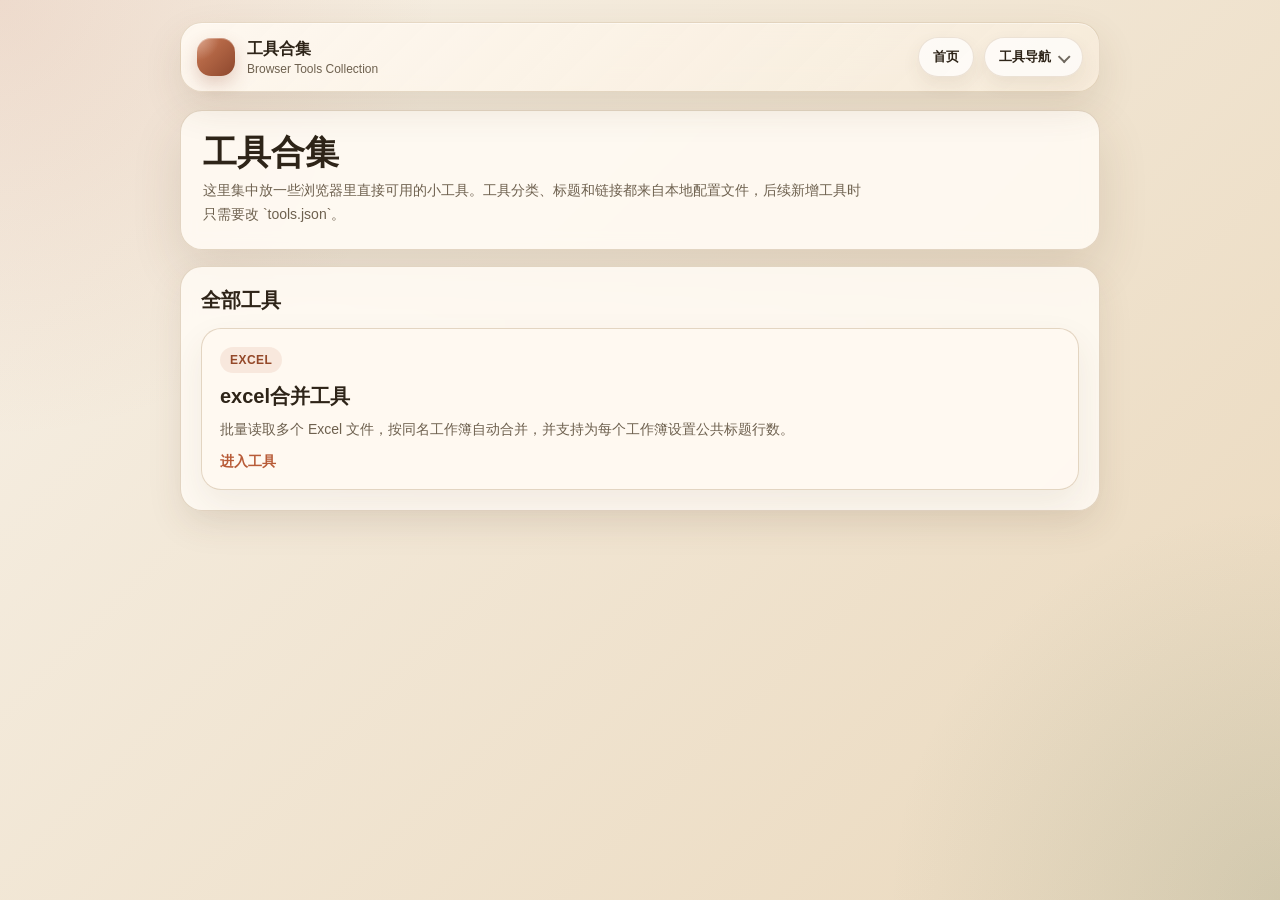
<file: index.html>
<!DOCTYPE html>
<html lang="zh-CN">
<head>
  <meta charset="UTF-8" />
  <meta name="viewport" content="width=device-width, initial-scale=1.0" />
  <title>工具合集</title>
  <link rel="stylesheet" href="./common.css" />
  <style>
    :root {
      --bg1: #f7f1e7;
      --bg2: #ead8bc;
      --panel: rgba(255, 251, 244, 0.88);
      --text: #2e2418;
      --muted: #6e614f;
      --line: rgba(189, 163, 129, 0.42);
      --accent: #b85c38;
      --accent-dark: #944828;
      --shadow: 0 20px 50px rgba(89, 63, 37, 0.14);
    }

    * {
      box-sizing: border-box;
    }

    body {
      margin: 0;
      min-height: 100vh;
      font-family: "PingFang SC", "Hiragino Sans GB", "Microsoft YaHei", sans-serif;
      color: var(--text);
      background:
        radial-gradient(circle at top left, rgba(184, 92, 56, 0.15), transparent 28%),
        radial-gradient(circle at right bottom, rgba(84, 119, 99, 0.16), transparent 25%),
        linear-gradient(135deg, var(--bg1), var(--bg2));
      padding: 22px 16px;
    }

    .page {
      max-width: 920px;
      margin: 0 auto;
    }

    .hero {
      padding: 22px;
      border-radius: 22px;
      background: var(--panel);
      border: 1px solid var(--line);
      box-shadow: var(--shadow);
      backdrop-filter: blur(8px);
      margin-bottom: 16px;
    }

    .hero h1 {
      margin: 0 0 8px;
      font-size: clamp(24px, 4vw, 34px);
      line-height: 1.12;
    }

    .hero p {
      margin: 0;
      color: var(--muted);
      line-height: 1.7;
      max-width: 660px;
      font-size: 14px;
    }

    .section {
      padding: 20px;
      border-radius: 22px;
      background: var(--panel);
      border: 1px solid var(--line);
      box-shadow: 0 14px 34px rgba(89, 63, 37, 0.1);
      backdrop-filter: blur(8px);
    }

    .section h2 {
      margin: 0 0 14px;
      font-size: 20px;
    }

    .grid {
      display: grid;
      grid-template-columns: repeat(auto-fit, minmax(240px, 1fr));
      gap: 14px;
    }

    .card {
      display: block;
      text-decoration: none;
      color: inherit;
      padding: 18px;
      border-radius: 20px;
      background: rgba(255, 249, 241, 0.78);
      border: 1px solid var(--line);
      box-shadow: 0 14px 34px rgba(89, 63, 37, 0.08);
      transition: transform 0.18s ease, border-color 0.18s ease, background 0.18s ease;
    }

    .card:hover {
      transform: translateY(-2px);
      border-color: rgba(184, 92, 56, 0.45);
      background: rgba(255, 249, 241, 0.96);
    }

    .tag {
      display: inline-flex;
      align-items: center;
      border-radius: 999px;
      padding: 6px 10px;
      font-size: 12px;
      font-weight: 700;
      letter-spacing: 0.04em;
      color: var(--accent-dark);
      background: rgba(184, 92, 56, 0.1);
      margin-bottom: 10px;
    }

    .card h3 {
      margin: 0 0 8px;
      font-size: 20px;
    }

    .card p {
      margin: 0 0 12px;
      color: var(--muted);
      line-height: 1.7;
      font-size: 14px;
    }

    .link {
      font-weight: 700;
      color: var(--accent);
      font-size: 14px;
    }

    .empty {
      color: var(--muted);
      font-size: 14px;
      line-height: 1.7;
    }
  </style>
</head>
<body>
  <main class="page">
    <div class="site-nav" data-site-nav></div>

    <section class="hero">
      <h1>工具合集</h1>
      <p>这里集中放一些浏览器里直接可用的小工具。工具分类、标题和链接都来自本地配置文件，后续新增工具时只需要改 `tools.json`。</p>
    </section>

    <section class="section">
      <h2>全部工具</h2>
      <div class="grid" id="toolGrid">
        <div class="empty">正在加载工具列表...</div>
      </div>
    </section>
  </main>

  <script src="./common-ui.js"></script>
  <script>
    async function initHomePage() {
      const config = await window.ToolSite.initSiteNav();
      const toolGrid = document.getElementById("toolGrid");
      if (!config) {
        toolGrid.innerHTML = '<div class="empty">工具配置加载失败。</div>';
        return;
      }

      const tools = window.ToolSite.flattenTools(config);
      toolGrid.innerHTML = tools.map((tool) => `
        <a class="card" href="${tool.href}">
          <span class="tag">${tool.tag || tool.categoryTitle}</span>
          <h3>${tool.title}</h3>
          <p>${tool.description}</p>
          <div class="link">进入工具</div>
        </a>
      `).join("");
    }

    initHomePage();
  </script>
</body>
</html>
</file>
<file: common.css>
.site-shell {
  max-width: 1120px;
  margin: 0 auto;
}

.site-nav {
  position: relative;
  margin-bottom: 18px;
  z-index: 200;
}

.site-nav__bar {
  position: relative;
  z-index: 201;
  display: flex;
  align-items: center;
  justify-content: space-between;
  gap: 16px;
  padding: 14px 16px;
  border-radius: 22px;
  background:
    linear-gradient(135deg, rgba(255, 249, 241, 0.92), rgba(247, 236, 219, 0.82));
  border: 1px solid rgba(189, 163, 129, 0.36);
  box-shadow:
    0 16px 38px rgba(89, 63, 37, 0.12),
    inset 0 1px 0 rgba(255, 255, 255, 0.44);
  backdrop-filter: blur(14px);
}

.site-nav__brand {
  display: flex;
  align-items: center;
  gap: 12px;
  min-width: 0;
}

.site-nav__mark {
  width: 38px;
  height: 38px;
  border-radius: 14px;
  background:
    radial-gradient(circle at top left, rgba(255, 255, 255, 0.36), transparent 42%),
    linear-gradient(135deg, #cb7a55, #8d472d);
  box-shadow:
    inset 0 1px 0 rgba(255, 255, 255, 0.3),
    0 8px 18px rgba(143, 67, 40, 0.24);
  flex: 0 0 auto;
}

.site-nav__brand h2 {
  margin: 0;
  font-size: 16px;
  color: #2e2418;
}

.site-nav__brand span {
  display: block;
  margin-top: 2px;
  color: #6e614f;
  font-size: 12px;
}

.site-nav__controls {
  display: flex;
  align-items: center;
  gap: 10px;
  flex-wrap: wrap;
  justify-content: flex-end;
}

.site-nav__chip {
  position: relative;
}

.site-nav__chip-button,
.site-nav__home {
  display: inline-flex;
  align-items: center;
  justify-content: center;
  min-height: 40px;
  padding: 0 14px;
  border-radius: 999px;
  border: 1px solid rgba(189, 163, 129, 0.28);
  background: rgba(255, 255, 255, 0.72);
  color: #2e2418;
  text-decoration: none;
  font-size: 13px;
  font-weight: 700;
  transition:
    transform 0.16s ease,
    background 0.2s ease,
    border-color 0.2s ease,
    box-shadow 0.2s ease;
  box-shadow: 0 8px 18px rgba(89, 63, 37, 0.08);
}

.site-nav__chip-button {
  cursor: pointer;
  gap: 8px;
}

.site-nav__chip-button:hover,
.site-nav__chip-button[aria-expanded="true"],
.site-nav__home:hover {
  transform: translateY(-1px);
  background: rgba(255, 250, 243, 0.96);
  border-color: rgba(184, 92, 56, 0.34);
  box-shadow: 0 12px 24px rgba(89, 63, 37, 0.12);
}

.site-nav__chip-button::after {
  content: "";
  width: 7px;
  height: 7px;
  border-right: 2px solid currentColor;
  border-bottom: 2px solid currentColor;
  transform: rotate(45deg) translateY(-1px);
  opacity: 0.68;
  transition: transform 0.18s ease;
}

.site-nav__chip-button[aria-expanded="true"]::after {
  transform: rotate(-135deg) translateY(-1px);
}

.site-nav__current {
  display: inline-flex;
  align-items: center;
  min-height: 40px;
  padding: 0 14px;
  border-radius: 999px;
  background: linear-gradient(135deg, #b85c38, #8f4328);
  color: #fff7f2;
  font-size: 13px;
  font-weight: 700;
  box-shadow: 0 12px 24px rgba(143, 67, 40, 0.22);
}

.site-nav__panel {
  position: absolute;
  top: calc(100% + 12px);
  right: 0;
  width: min(720px, calc(100vw - 32px));
  padding: 14px;
  border-radius: 22px;
  background:
    linear-gradient(135deg, rgba(255, 250, 243, 0.96), rgba(247, 238, 225, 0.94));
  border: 1px solid rgba(189, 163, 129, 0.28);
  box-shadow:
    0 24px 50px rgba(89, 63, 37, 0.18),
    inset 0 1px 0 rgba(255, 255, 255, 0.46);
  backdrop-filter: blur(16px);
  opacity: 0;
  visibility: hidden;
  transform: translateY(-4px) scale(0.985);
  transition:
    opacity 0.18s ease,
    transform 0.18s ease,
    visibility 0.18s ease;
  z-index: 260;
  overflow: hidden;
}

.site-nav__chip.is-open .site-nav__panel,
.site-nav__chip.is-hover .site-nav__panel {
  opacity: 1;
  visibility: visible;
  transform: translateY(0) scale(1);
}

.site-nav__panel-grid {
  display: grid;
  grid-template-columns: repeat(auto-fit, minmax(200px, 1fr));
  gap: 12px;
  width: 100%;
  min-width: 0;
}

.site-nav__group {
  padding: 12px;
  border-radius: 18px;
  background: rgba(255, 255, 255, 0.56);
  border: 1px solid rgba(189, 163, 129, 0.18);
  min-width: 0;
}

.site-nav__group-title {
  margin: 0 0 10px;
  font-size: 12px;
  font-weight: 800;
  letter-spacing: 0.06em;
  color: #8d472d;
  text-transform: uppercase;
}

.site-nav__menu {
  display: grid;
  gap: 8px;
}

.site-nav__link {
  display: block;
  padding: 10px 12px;
  border-radius: 14px;
  text-decoration: none;
  background: rgba(255, 255, 255, 0.78);
  border: 1px solid rgba(189, 163, 129, 0.2);
  color: #2e2418;
  transition:
    transform 0.16s ease,
    background 0.2s ease,
    border-color 0.2s ease;
  min-width: 0;
}

.site-nav__link:hover {
  transform: translateY(-1px);
  background: rgba(255, 251, 245, 0.96);
  border-color: rgba(184, 92, 56, 0.32);
}

.site-nav__link.is-active {
  background: linear-gradient(135deg, rgba(184, 92, 56, 0.14), rgba(143, 67, 40, 0.08));
  border-color: rgba(184, 92, 56, 0.34);
}

.site-nav__link-title {
  display: block;
  font-size: 13px;
  font-weight: 700;
}

.site-nav__link-desc {
  display: block;
  margin-top: 4px;
  color: #6e614f;
  font-size: 12px;
  line-height: 1.45;
  word-break: break-word;
}

.site-nav__error {
  padding: 14px 16px;
  border-radius: 16px;
  background: rgba(255, 244, 240, 0.92);
  border: 1px solid rgba(184, 92, 56, 0.28);
  color: #8f4328;
  font-size: 14px;
}

@media (max-width: 860px) {
  .site-nav__bar {
    align-items: flex-start;
    flex-direction: column;
  }

  .site-nav__controls {
    width: 100%;
    justify-content: flex-start;
  }

  .site-nav__panel {
    left: 0;
    right: auto;
    width: min(100%, calc(100vw - 32px));
  }

  .site-nav__panel-grid {
    grid-template-columns: 1fr;
  }
}

@media (max-width: 640px) {
  .site-nav__controls {
    width: 100%;
  }

  .site-nav__chip {
    width: 100%;
  }

  .site-nav__chip-button,
  .site-nav__home,
  .site-nav__current {
    width: 100%;
  }

  .site-nav__panel {
    top: calc(100% + 10px);
    left: 0;
    right: 0;
    width: 100%;
    max-width: none;
    padding: 12px;
  }

  .site-nav__group {
    padding: 10px;
  }
}
</file>
